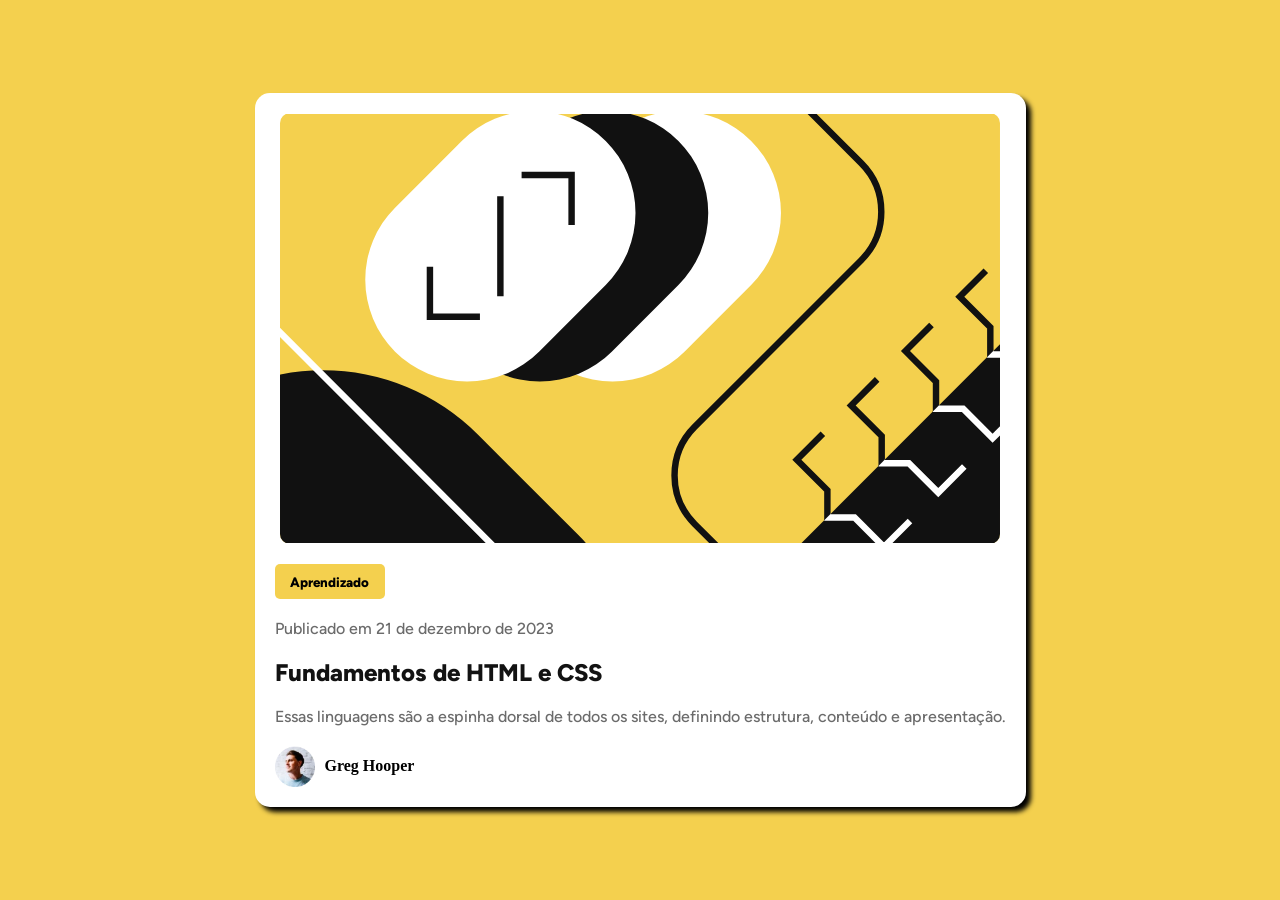
<file: blog-preview-card-main/index.html>
<!DOCTYPE html>
<html lang="pt-Ao">
<head>
  <meta charset="UTF-8">
  <meta name="viewport" content="width=device-width, initial-scale=1.0"> 
  <link rel="icon" type="image/png" sizes="32x32" href="./assets/images/favicon-32x32.png">
  <link rel="stylesheet" href="estilo.css">
  
  <title>Frontend Mentor | Blog preview card</title>

</head>
<body>

  <main>
    <article>
      
      <img id="svg" src="assets/images/illustration-article.svg" alt="">

      <button id="tag">Aprendizado</button>

      <p> Publicado em 21 de dezembro de 2023</p>

      <h1>Fundamentos de HTML e CSS</h1>

      <p>Essas linguagens são a espinha dorsal de todos os sites, definindo estrutura, conteúdo e apresentação.</p>

      <figure>
        <img src="assets/images/image-avatar.webp" alt="">
        <figcaption> Greg Hooper</figcaption>
      </figure>
    </article>
  </main>

</body>
</html>
</file>
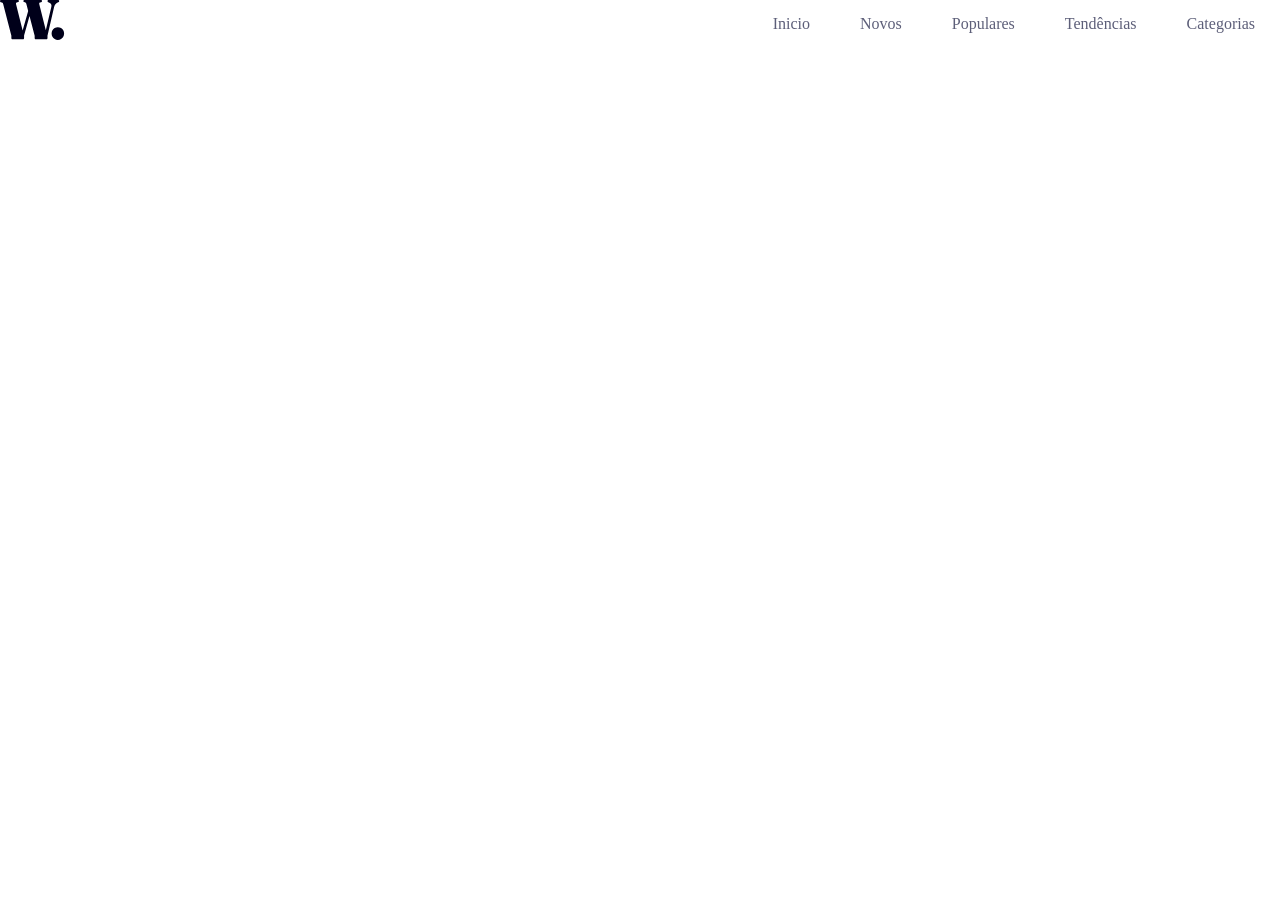
<file: news-homepage-main/index.html>
<!DOCTYPE html>
<html lang="pt">
<head>
  <meta charset="UTF-8">
  <meta name="viewport" content="width=device-width, initial-scale=1.0">
  <link rel="icon" type="image/png" sizes="32x32" href="./assets/images/favicon-32x32.png">
  <link rel="stylesheet" href="estilo.css">
  <title>Frontend Mentor | News homepage</title>
</head>
<body>
  <header>
    <h1><img src="assets/images/logo.svg" alt=""></h1>
    <button id="hambuguer"> <img src="assets/images/icon-menu.svg" alt=""></button>

    <nav id="menu">
      <ul>
        <li><a href="#">Inicio</a></li>
        <li><a href="#">Novos</a></li>
        <li><a href="#">Populares</a></li>
        <li><a href="#">Tendências</a></li>
        <li><a href="#">Categorias</a></li>
      </ul>
    </nav>
  </header>

  <main>
    <section>
      
    </section>
  </main>
</body>
<script src="script.js"></script>
</html>
</file>
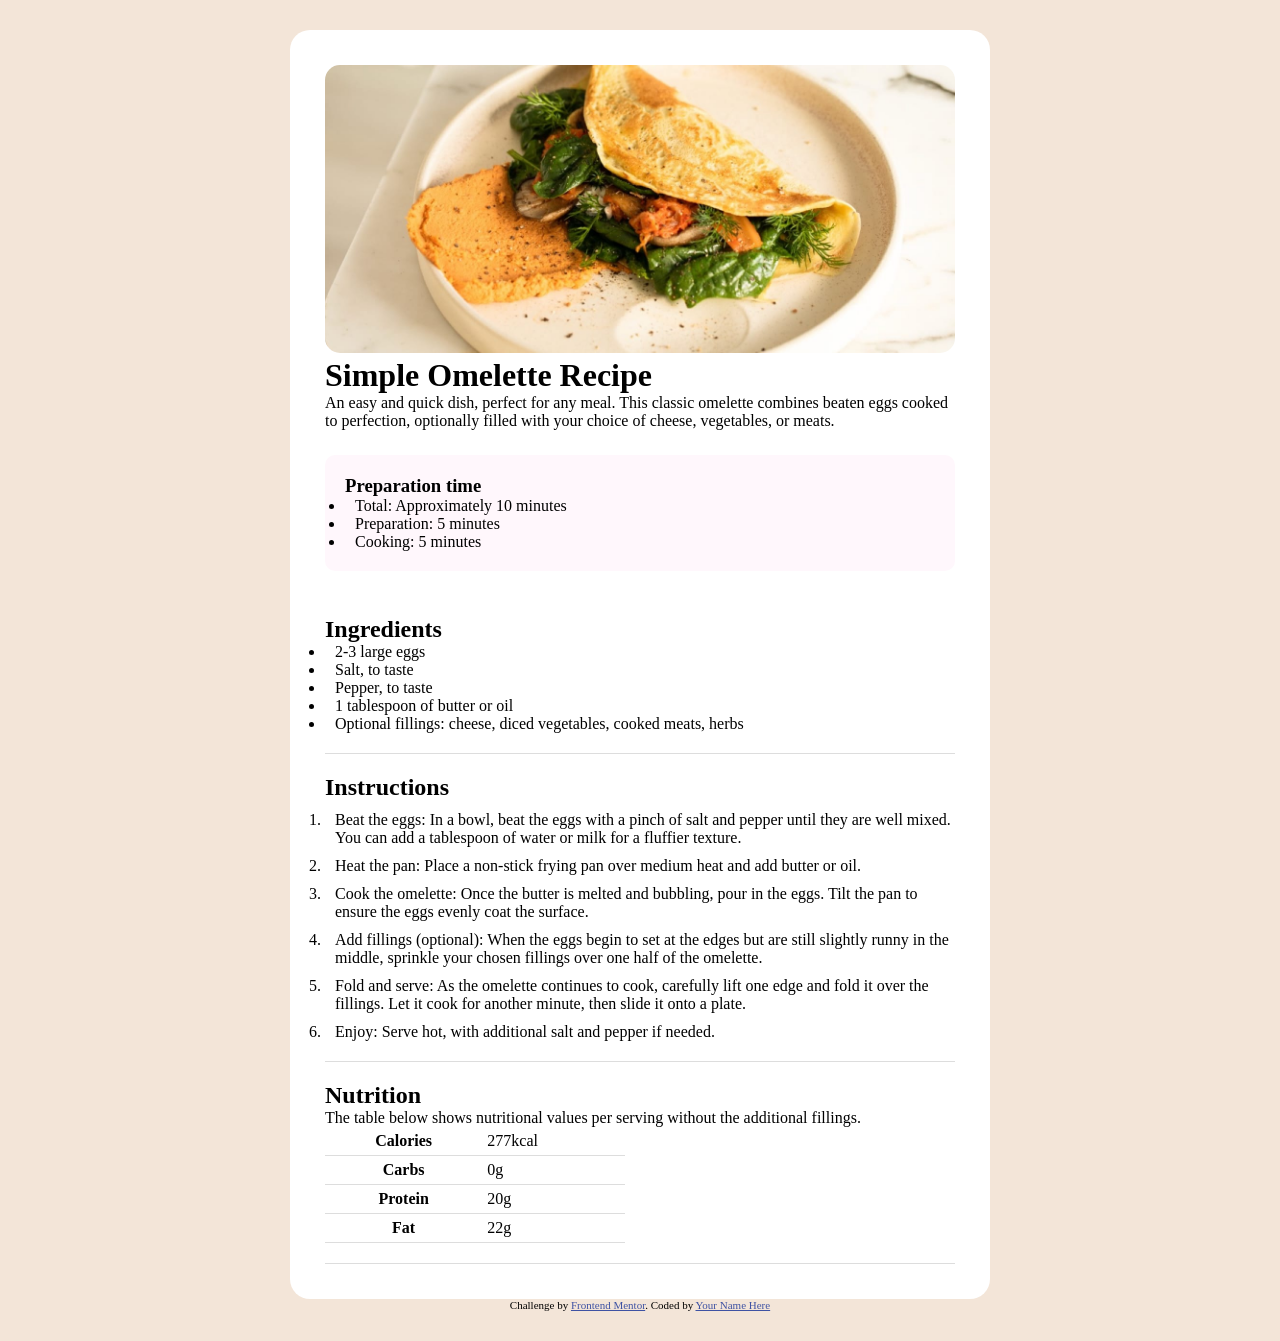
<file: recipe-page-main/index.html>
<!DOCTYPE html>
<html lang="pt-AO">
<head>
  <meta charset="UTF-8">
  <meta name="viewport" content="width=device-width, initial-scale=1.0"> <!-- displays site properly based on user's device -->
  <link rel="icon" type="image/png" sizes="32x32" href="./assets/images/favicon-32x32.png">
  <title>Frontend Mentor | Recipe page</title>
  <link rel="stylesheet" href="estilo.css">

</head>
<body>


  <main>

    <img src="assets/images/image-omelette.jpeg" alt="">

       
          <div class="simple">
            <h1> Simple Omelette Recipe</h1>
            <p>  An easy and quick dish, perfect for any meal. This classic omelette combines beaten eggs cooked
            to perfection, optionally filled with your choice of cheese, vegetables, or meats.</p>
          </div>
          <div class="time">
            <h3>Preparation time</h3>
            <ul>
                <li>Total: Approximately 10 minutes</li>
                <li>Preparation: 5 minutes</li>
                <li>Cooking: 5 minutes</li>
            </ul>
          </div>
          <section>
            <h2> Ingredients</h2>
            <ul>
                <li>2-3 large eggs</li>
                <li>Salt, to taste</li>
                <li>Pepper, to taste</li>
                <li>1 tablespoon of butter or oil</li>
               <li>Optional fillings: cheese, diced vegetables, cooked meats, herbs</li>
            </ul>
          </section>
          
                <section>
          <h2>Instructions</h2>
          <ol type="1">
            
            <li>  Beat the eggs: In a bowl, beat the eggs with a pinch of salt and pepper until they are well mixed.
            You can add a tablespoon of water or milk for a fluffier texture. </li>
         
          <li> Heat the pan: Place a non-stick frying pan over medium heat and add butter or oil.</li>
          
          
                <li>Cook the omelette: Once the butter is melted and bubbling, pour in the eggs. Tilt the pan to ensure
              the eggs evenly coat the surface.</li>
           
          
            
             <li> Add fillings (optional): When the eggs begin to set at the edges but are still slightly runny in the
              middle, sprinkle your chosen fillings over one half of the omelette.</li>
           
          
          
               <li>Fold and serve: As the omelette continues to cook, carefully lift one edge and fold it over the
              fillings. Let it cook for another minute, then slide it onto a plate.</li>
          
          
            <li>Enjoy: Serve hot, with additional salt and pepper if needed.</li>
          </ol>
                </section>
          
                <section>
                  <h2>Nutrition</h2>
                  <p> The table below shows nutritional values per serving without the additional fillings.</p>
                  <table>
                    <tr>
                      <th>Calories</th>
                      <td>277kcal</td>
                    </tr>

                    <tr>
                        <th>Carbs</th>
                        <td>0g</td>
                    </tr>

                    <tr>
                        <th>Protein</th>
                        <td>20g</td>
                    </tr>

                    <tr>
                      <th>Fat</th>
                      <td>22g</td>
                    </tr>
                </table>
                </section>
        </section>

  </main>


 
  <footer class="attribution">
    Challenge by <a href="https://www.frontendmentor.io?ref=challenge">Frontend Mentor</a>. 
    Coded by <a href="#">Your Name Here</a>
  </footer>
</body>
</html>
</file>
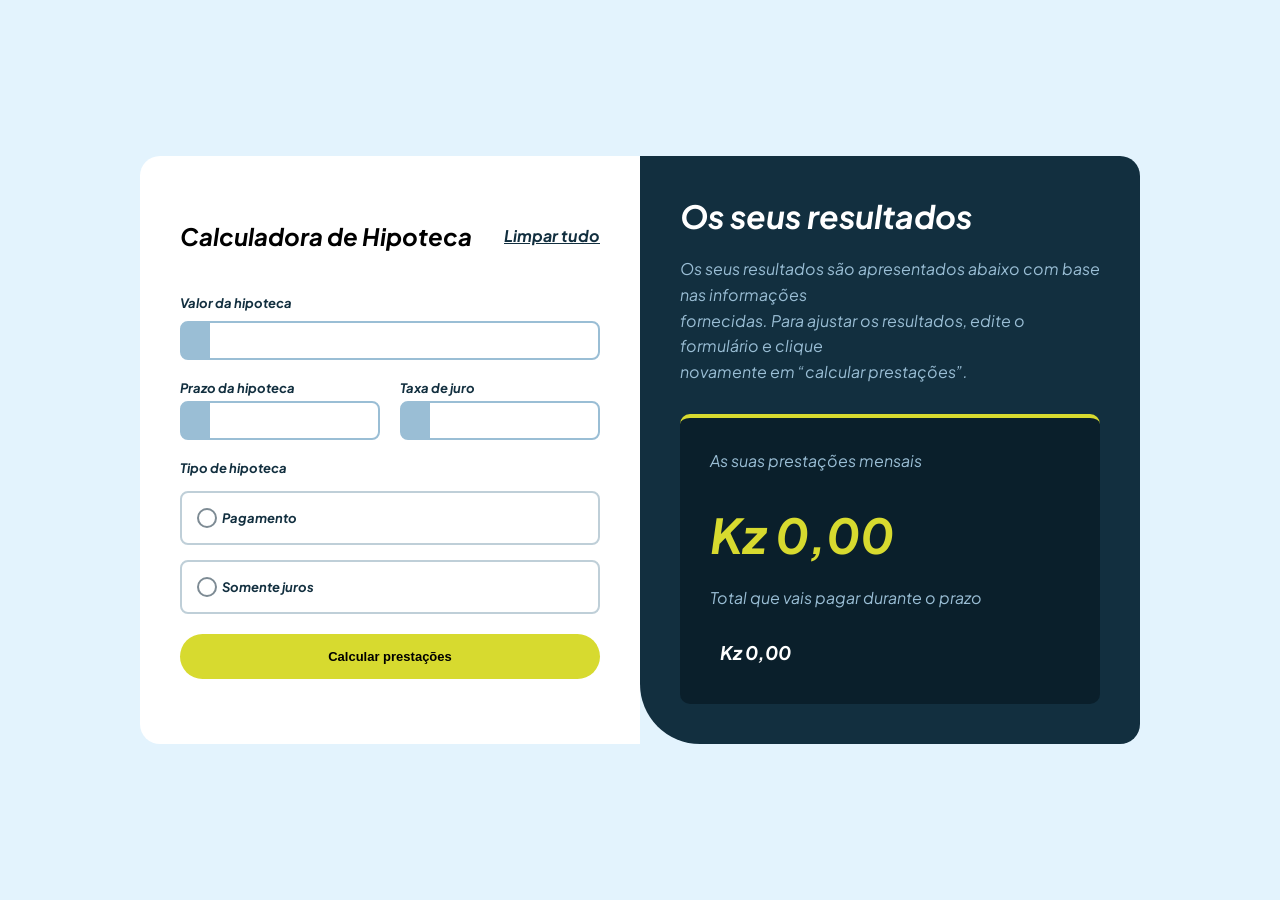
<file: mortgage-repayment-calculator-main/mortgage-repayment-calculator-main/index.html>
<!DOCTYPE html>
<html lang="en">
<head>
  <meta charset="UTF-8">
  <meta name="viewport" content="width=device-width, initial-scale=1.0"> <!-- displays site properly based on user's device -->
  <link rel="icon" type="image/png" sizes="32x32" href="./assets/images/favicon-32x32.png">
  <title>Calculadora de pagamento de hipoteca</title>
  <link rel="stylesheet" href="estilo.css">
</head>
<body>

  <main class="">

      <section class="formulario">

        <div class="titulo">

          <h2>Calculadora de Hipoteca</h2>
          <p>Limpar tudo</p>

        </div>

        <form>

          <div class="valor">

            <label for="ivalor" >
            <input type="number" name="valor" id="ivalor" required>

            <span></span>
          Valor da hipoteca
            </label>
          </div>

          <div class="div">

            <div>
              <label for="iprazo">
              <input type="number" name="prazo" id="iprazo" required>
              Prazo da hipoteca
              </label>

               <span></span>

            </div>

            <div>
              <label for="itaxa">
              <input type="number"  name="taxa" id="itaxa" required>
              Taxa de juro
              </label>

               <span></span>

            </div>
            
          </div>

          <div class="tipo">

            <p>Tipo de hipoteca</p>

               <label class="click" for="iPagamento" >
               <input type="radio" name="tipo" id="iPagamento" required>
               <span></span>
               Pagamento
               </label>
            
               <label class="click" for="ijuro">
               <input type="radio" name="tipo" id="ijuro" required>
               <span></span>
                Somente juros
               </label>
        
          </div>

          <button type="submit">Calcular prestações</button>
        </form>

      </section>

      <section class="resultado">

        <h2>Os seus resultados</h2>

        <p>Os seus resultados são apresentados abaixo com base nas informações <br> fornecidas.
        Para ajustar os resultados, edite o formulário e clique <br> novamente em “calcular prestações”.</p>

        <div class="res">

          <p>As suas prestações mensais</p>

          <h1 id="mensal">
             Kz 0,00
          </h1>
          

           <p>Total que vais pagar durante o prazo</p>

          <h3 id="total">
              Kz 0,00
          </h3>

        </div>
      </section>

  </main>

</body>
</html>
</file>
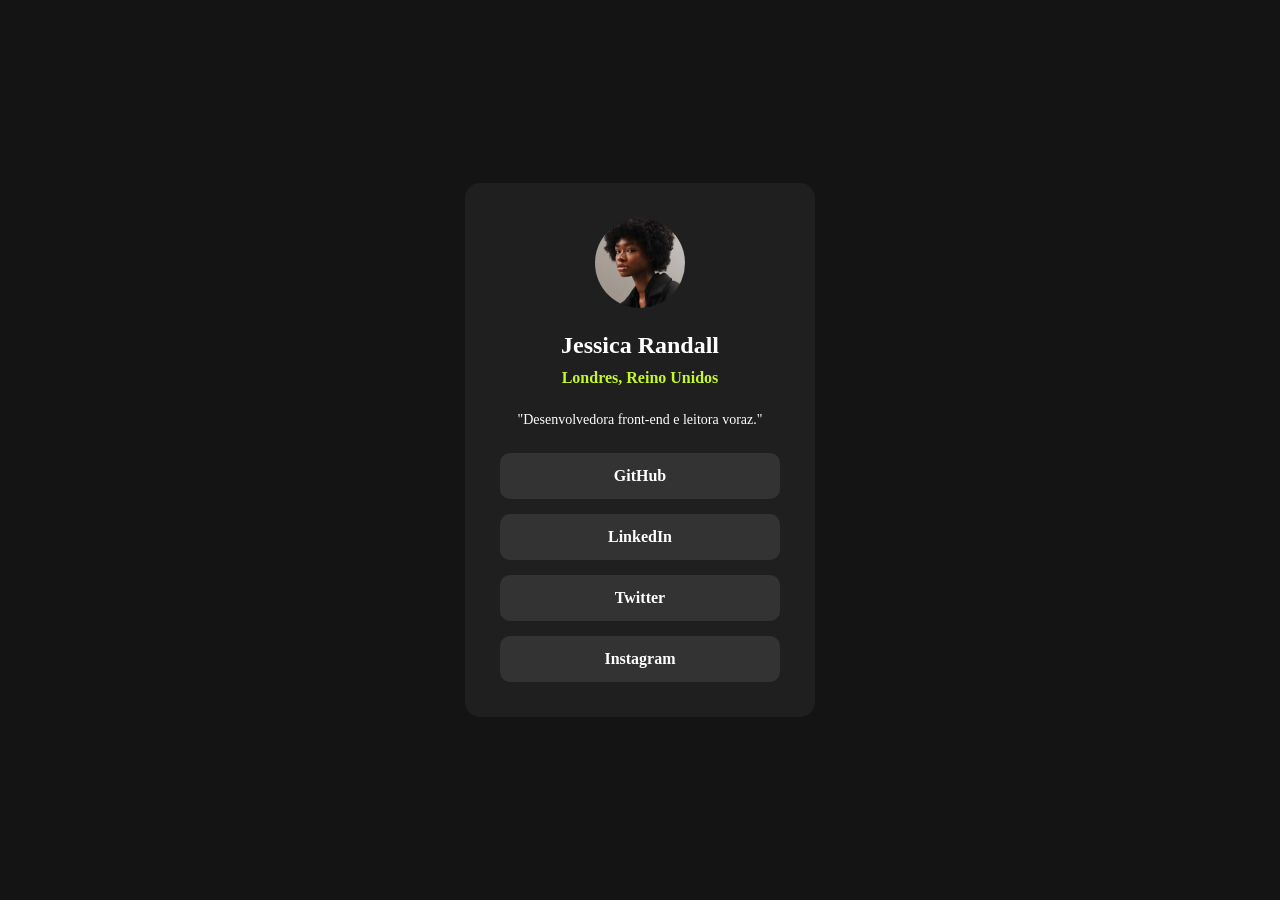
<file: social-links-profile-main/social-links-profile-main/index.html>
<!DOCTYPE html>
<html lang="pt-AO">
<head>
  <meta charset="UTF-8">
  <meta name="viewport" content="width=device-width, initial-scale=1.0"> <!-- displays site properly based on user's device -->
  <link rel="icon" type="image/png" sizes="32x32" href="./assets/images/favicon-32x32.png">
  <title>Frontend Mentor | Social links profile</title>
  <link rel="stylesheet" href="estilo.css">
</head>
<body>

<main class="caixa">


    <img src="assets/images/avatar-jessica.jpeg" alt="imagem a Jessica">

    <h1>Jessica Randall</h1>
    
    <p class="cidade">Londres, Reino Unidos</p>
    
    <p class="descricao">"Desenvolvedora front-end e leitora voraz."</p>

  
  <div class="links">

    <a href="#">GitHub</a>

    <a href="#">LinkedIn</a>

    <a href="#">Twitter</a>

    <a href="#">Instagram</a>
  </div>
</main>
</body>
</html>
</file>
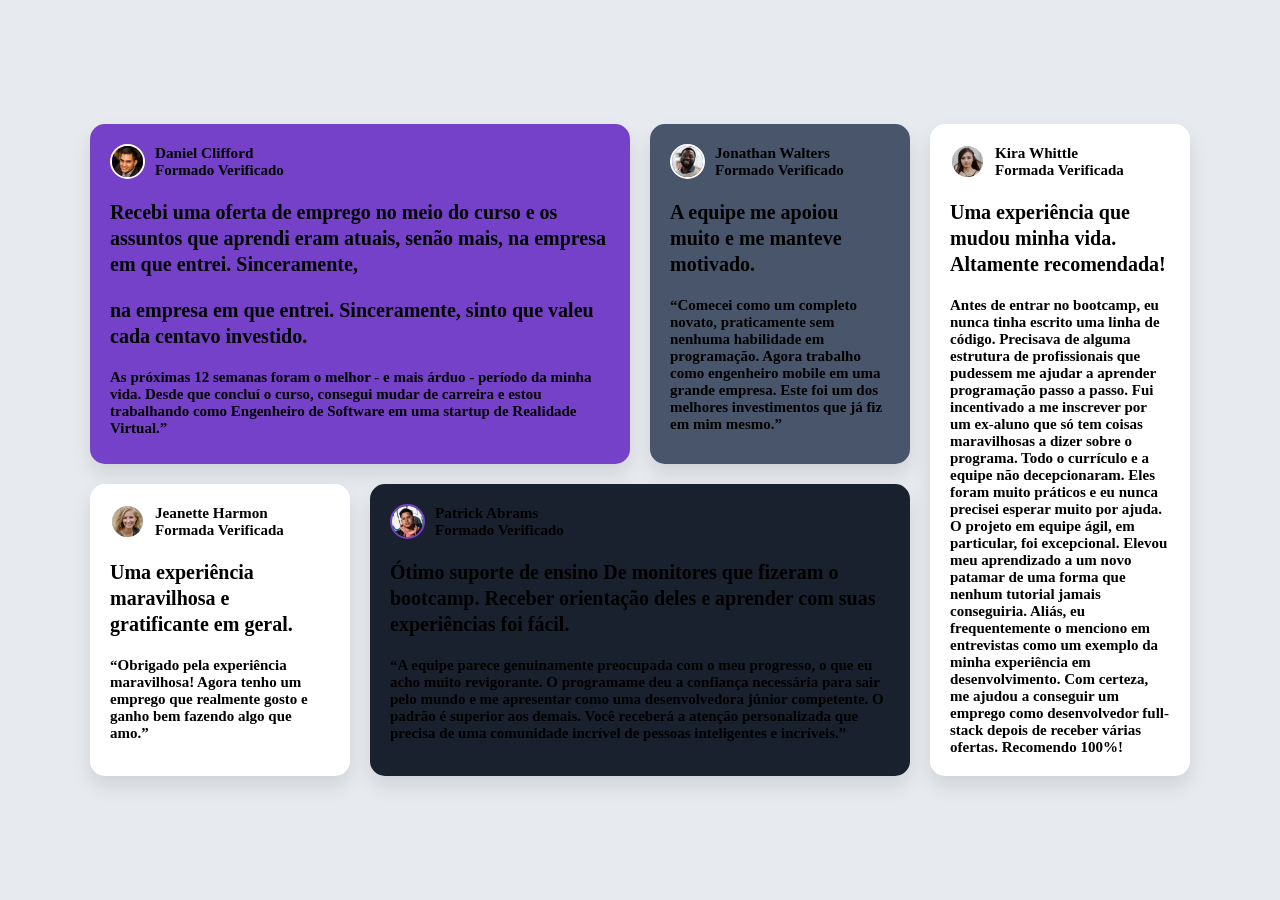
<file: testimonials-grid-section-main(1)/Layout de depoimentos em grade/index.html>
<!DOCTYPE html>
<html lang="pt-AO">
<head>
  <meta charset="UTF-8">
  <meta name="viewport" content="width=device-width, initial-scale=1.0">
  <link rel="stylesheet" href="estilo.css">
  <link rel="icon" type="image/png" sizes="32x32" href="./images/favicon-32x32.png">
  <title>Frontend Mentor | [Challenge Name Here]</title>
  <link rel="preconnect" href="https://fonts.googleapis.com">
<link rel="preconnect" href="https://fonts.gstatic.com" crossorigin>
<link href="https://fonts.googleapis.com/css2?family=Aladin&family=Barlow+Semi+Condensed:ital,wght@0,100;0,200;0,300;0,400;0,500;0,600;0,700;0,800;0,900;1,100;1,200;1,300;1,400;1,500;1,600;1,700;1,800;1,900&display=swap" rel="stylesheet">
</head>
<body>
  <main class="conteiner">
     <section class="card card1">

      <div class="profile">
              
      <img src="images/image-daniel.jpg" alt="">

      <div>
          <h3>Daniel Clifford</h3>
          <p>Formado Verificado</p>
      </div>
      </div>

      <h2>Recebi uma oferta de emprego no meio do curso e os assuntos que aprendi eram atuais, senão mais,
      na empresa em que entrei. Sinceramente,</h2>

      <h2>na empresa em que entrei. Sinceramente, sinto que valeu cada centavo investido.</h2>

      <p>As próximas 12 semanas foram o melhor - e mais árduo - período da minha vida. Desde que concluí o curso, consegui mudar de carreira e estou trabalhando como Engenheiro de Software em uma startup de Realidade Virtual.”</p>

    </section>

    <section class="card card2">

      <div class="profile">

        <img src="images/image-jonathan.jpg" alt="">

        <div>

          <h3>Jonathan Walters</h3>
          <p>Formado Verificado</p>
        </div>

      </div>

      <h2>A equipe me apoiou muito e me manteve motivado.</h2>

      <p>“Comecei como um completo novato, praticamente sem nenhuma habilidade em programação. Agora trabalho como engenheiro mobile em uma grande empresa. Este foi um dos melhores investimentos que já fiz em mim mesmo.”</p>
    </section>

    <section class="card card3">
      <div class="profile">
        <img src="images/image-jeanette.jpg" alt="">

        <div>
          <h3>Jeanette Harmon</h3>
          <p>Formada Verificada</p>
        </div>
      </div>

      <h2>Uma experiência maravilhosa e gratificante em geral.</h2>

      <p>“Obrigado pela experiência maravilhosa! Agora tenho um emprego que realmente gosto e ganho bem fazendo algo que amo.”</p>
    </section>

    <section class="card card4">

      <div class="profile">
        <img src="images/image-patrick.jpg" alt="">

        <div>
          <h3>Patrick Abrams</h3>
          <p>Formado Verificado</p>
        </div>
      </div>

      <h2>Ótimo suporte de ensino De monitores que fizeram o bootcamp. Receber orientação deles e

      aprender com suas experiências foi fácil.</h2>

      <p>“A equipe parece genuinamente preocupada com o meu progresso, o que eu acho muito revigorante. O programame deu a confiança necessária para sair pelo mundo e me apresentar como uma desenvolvedora júnior competente.
      O padrão é superior aos demais. Você receberá a atenção personalizada que precisa de
      uma comunidade incrível de pessoas inteligentes e incríveis.”</p>
    </section>

     <section class="card card5">

        <div class="profile">
          <img src="images/image-kira.jpg" alt="">

          <div>
            <h3>Kira Whittle</h3>
            <p>Formada Verificada</p>
          </div>
        </div>

        <h2>Uma experiência que mudou minha vida. Altamente recomendada!</h2>

        <p>Antes de entrar no bootcamp, eu nunca tinha escrito uma linha de código. Precisava de alguma estrutura de profissionais que pudessem me ajudar a aprender programação passo a passo. Fui incentivado a me inscrever por um ex-aluno que só tem coisas maravilhosas a dizer sobre o programa. Todo o currículo e a equipe não decepcionaram. Eles foram muito práticos e eu nunca precisei esperar muito por ajuda. O projeto em equipe ágil, em particular, foi excepcional. Elevou meu aprendizado a um novo patamar de uma forma que nenhum tutorial jamais conseguiria. Aliás, eu frequentemente o menciono em entrevistas como um exemplo da minha experiência em desenvolvimento. Com certeza, me ajudou a conseguir um emprego como desenvolvedor full-stack depois de receber várias ofertas.

        Recomendo 100%!</p>
    </section>
  </main>
</body>
</html>
</file>
<file: blog-preview-card-main/estilo.css>
@charset "UTF-8";

*{
    padding: 0px;
    margin: 0px;
    box-sizing: border-box;
}

@font-face {
    font-family: 'Figtree';
    src: url('assets/fonts/Figtree-VariableFont_wght.ttf') format('truetype');
    
}

body{
    background: rgb(244, 208, 78);
    width: 100%;
    height: 100vh;
   display: flex;
   flex-direction: column;
   justify-content: center;
   align-items: center;
}


main{
    max-width: 1440px;
    width: 90%;
    height: fit-content;
    display: flex;
    flex-direction: column;
    justify-content: center;
    align-items: center;  
}

article{
    background: #ffffff;
    padding: 20px 20px;
    border-radius: 15px;
    box-shadow: 5px 5px 5px black;
    display: flex;
    flex-direction: column;
    justify-content: center;
    gap: 20px;
}

img#svg{
    max-width: 720px;
    width: 100%;
    border-radius: 10px;
    display: block;
    margin: auto;
}

button{
    background-color: #f4d04e;
    border: none;
    cursor: pointer;
    width: 110px;
    height: 35px;
    border-radius: 5px;
    font-family:  'Figtree';
    font-weight: 800;
}

p{
    font-size: 16px;
    color: hsl(0, 0%, 42%);
    font-family:  'Figtree';
    font-weight: 500;
}

h1{
    color: hsl(0, 0%, 7%);
    font-family:  'Figtree';
    font-weight: 800;
}

figure{
    display: flex;
    align-items: center;
    justify-content: flex-start;
    gap: 10px;
}

figure img{
    width:40px;
    
}

figcaption{
    font-weight: bold;
    font-size: 16px;
}

@media(max-width: 768px){
    main{
        width: 375px;
    }
}
</file>
<file: news-homepage-main/estilo.css>
@charset "UTF-8";

*{
    padding: 0px;
    margin: 0px;
    box-sizing: border-box;
}

:root{
    --cor0: rgb(255, 253, 250);
    --cor1: rgb(197, 198, 206);
    --cor2: rgb(93, 95, 121);
    --cor3: rgb(0, 0, 26);

}

@font-face {
    font-family: 'Inter';
    src: url('assets/fonts/Inter-VariableFont_slnt\,wght.ttf') format ('truetype');
    font-weight: 400, 700, 800;
}



body{
    width: 100vw;
    height: 100vh;
    
}

#hambuguer{
    display: none;
    border: none;
    background: transparent;
    padding: 20px;
}

header{
    width: 100vw;
    height: fit-content;
    display: flex;
    justify-content: space-between;
    align-items: center;
}

header nav ul{
    display: flex;
    list-style-type: none;
}


header nav ul li a{
    text-decoration: none;
    font-family: 'Inter';
    color: var(--cor2);
    font-size: 16px;
    font-weight: 400;
    padding: 25px;
}

@media (max-width:768px){

   #menu{
      display: block;
   }

   #menu{
      display: none;
      position: absolute;
      width: 200px;
      height: 100vh;
      top: 45px;
      right: 0;
      background: white;
      box-shadow: 0 5px 10px rgba(0,0,0,0.2);
      border-radius: 3px;
   }

   header nav ul {
    position: relative;
    flex-direction: column;
    justify-content: space-evenly;
    
   }

   #hambuguer{
    display: block;
    
   }

   #menu.active{
      display: flex;
   }
}
</file>
<file: recipe-page-main/estilo.css>
*{
    padding: 0px;
    margin: 0px;
    box-sizing: border-box;
}

body{
    background-color: #f3e5d8;
    display: flex;
    flex-flow: column wrap;
    justify-content: center;
    align-items: center;
    padding: 30px;
    min-height: 100vh;
}


main{
    background: white;
    max-width: 700px;
    padding: 35px;
    border-radius: 20px;
}

main img{
   width: 100%;
   border-radius: 15px;
}



.time{
    background-color: #fff7fc;
    padding: 20px;
    border-radius: 10px;
    margin: 25px 0;
}

section{
    border-bottom: 1px solid #ddd;
    padding: 20px 0;
}

li{
    padding-left: 10px;
}

ol li{
    padding-top: 10px;
}

table{
    width: 300px;
    border-collapse: collapse;
}

td, th{
    padding: 5px;
    border-bottom: 1px solid #ddd;
}

.attribution { font-size: 0.6875rem; text-align: center; }
.attribution a { color: hsl(228, 45%, 44%); }


@media (max-width: 768px){
    body{
         padding: 0;
    }

    main{
        border-radius: 0;
        padding: 20px;
    }
}
</file>
<file: mortgage-repayment-calculator-main/mortgage-repayment-calculator-main/estilo.css>
@charset "UTF-8";

*{
    padding: 0px;
    margin: 0px;
    box-sizing: border-box;
}

:root{
    
--cor0: rgb(215, 218, 47);
--cor1: rgb(215, 51, 40);



--cor2: rgb(255, 255, 255);
--cor3: rgb(227, 243, 253);
--cor4: rgb(154, 190, 213);
--cor5: rgb(107, 148, 168);
--cor6: rgb(78, 110, 126);
--cor7: rgb(18, 47, 63);
}

@font-face {
    font-family: 'Plus';
    src: url('./assets/fonts/PlusJakartaSans-Italic-VariableFont_wght.ttf') format('truetype'), url(./assets/fonts/PlusJakartaSans-VariableFont_wght.ttf) format('truetype');
}

body{
    display: flex;
    justify-content: center;
    align-items: center;

    min-height: 100vh;
    padding: 20px;
    font-family: 'Plus';
    background-color: var(--cor3);
}

main{
    display: flex;
    align-items: stretch;

    width: 100%;
    max-width: 1000px; 
   
}

.formulario{
    background: var(--cor2);
    display: flex;
    flex-direction: column;
    justify-content: space-evenly;
    gap: 20px;
    flex: 1;

    
    padding: 40px;
    border-radius: 20px 0px 0px 20px;
    
}

.titulo{
    display: flex;
    justify-content: space-between;
    align-items: center;
}

.titulo p{
    text-decoration: underline;
    cursor: pointer;
     font-size: 16px;
    color: var(--cor7);
    font-weight: bold;
}

input{
    width: 100%;
    padding: 15px;
    border-radius: 8px;
   
    border: 2px solid var(--cor4);
    font-size: 1em;
}

input[type="number"]{
     border-left: 30px solid var(--cor4);
     margin-bottom: 20px;
     padding: 10px 15px;
}

input:hover{
    border: 1px solid var(--cor0);
}

input:focus{
    outline: none;
    border-color: var(--cor0);
}

.formulario > form label{
    gap: 5px;
    font-size: 13px;
    color: var(--cor7);
    font-weight: bold;
}

.valor label{
    display: flex;
    flex-direction: column-reverse;
}

.div{
    display: flex;
    justify-content: space-between;
    gap: 20px;
}

.div input{
    width: 100%;
    padding: 10px;
}
.div label{
    display: flex;
    flex-direction: column-reverse;
    
}

button[type="submit"]{
    background: var(--cor0);
    width: 100%;
    padding: 15px;
    margin-top: 20px;
    border: none;
    border-radius: 30px;
    font-size: 13px;
    font-weight: bolder;
    cursor: pointer;
    transition: 0.3s;
    
}

button[type="submit"]:hover{
    background-color: rgb(190, 193, 35);
    transform: translateY(-5px);
    box-shadow: 0px 4px 10px rgba(0,0,0,0.1);
}

.tipo{
    display: flex;
    flex-direction: column;
    gap: 15px;
}

.tipo p{
     font-size: 13px;
    color: var(--cor7);
    font-weight: bold;
}

.click{
    display: flex;
    align-items: center;
    gap: 10px;

    border: 2px solid #bfcfd8;
    border-radius: 8px;
    padding: 15px;

    font-size: 1.1em;
    font-weight: 600;

    cursor: pointer;
    transition: 0.3s;
}

.click:hover{
    border-color: var(--cor0);
}

.click input{
    display: none;
}

.click span{
    width: 20px;
    height: 20px;

    border: 2px solid #7d8b94;
    
    border-radius: 50%;

    position: relative;
}

.click span::after{
    content: "";

    width: 10px;
    height: 10px;

    background-color: #d8e62e;
    
    border-radius: 50%;

    position: absolute;
    top: 50%;
    left: 50%;

    transform: translate(-50%, -50%) scale(0);

    transition: 0.3s;
}

.click input:checked + span::after{
    transform: translate(-50%, -50%) scale(1);
    
}

.click:has(input:checked){
    border-color: #d8e62e;
}

.resultado{
    flex: 1;
    background: var(--cor7);
    color: var(--cor2);

    padding: 40px;
    border-radius: 0px 20px 20px 60px;
}

.resultado h2{
    color: white;
    margin-bottom: 20px;
    font-size: 2em;
}

.resultado p{
    color: var(--cor4);
    line-height: 1.6;
    margin-bottom: 30px;
}
.res{
    background-color: rgb(10, 31, 43);
    padding: 30px;
    border-radius: 10px;
    margin-top: 30px;

    border-top: 4px solid var(--cor0);
}

#mensal{
    color: var(--cor0);
    font-size: 3em;
    margin: 20px 0px;
}

#total{
    color: white;
    margin: 10px;
}
</file>
<file: social-links-profile-main/social-links-profile-main/estilo.css>
@charset "UTF-8";

*{
    padding: 0px;
    margin: 0px;
    box-sizing: border-box;
}

:root{
    --principal: rgb(20, 20, 20);
    --destaque:  rgb(31, 31, 31);
    --redes-sociais: rgb(51, 51, 51);
    --paragrafos: rgb(255, 255, 255);
    --cidede: rgb(197, 248, 42);
}


body{
    min-height: 100vh;
    display: flex;
    flex-direction: column;
    justify-content: center;
    align-items: center;

    background: var(--principal);

}

.caixa{
    width: 100%;
    max-width: 350px;
    padding: 35px;
    border-radius: 15px;
    text-align: center;
    background: var(--destaque);
}

img{
    width: 90px;
    border-radius: 50%;
    margin-bottom: 20px;
}

h1{
    color: var(--paragrafos);
    font-size: 1.5em;
    margin-bottom: 10px;
}

.cidade{
    color: var(--cidede);
    font-weight: bold;
    margin-bottom: 25px;
}

.descricao{
    color: var(--paragrafos);
    margin-bottom: 25px;
    font-size: 14px;
}

.links{
    display: flex;
    flex-direction: column;
    gap: 15px;
}

.links a{
    background: var(--redes-sociais);
    color: var(--paragrafos);
    text-decoration: none;
    padding: 14px;
    border-radius: 10px;
    font-weight: bold;
    transition: 0.3s;
}

.links a:hover{
    background: var(--cidede);
    color: var(--principal);
}
</file>
<file: testimonials-grid-section-main(1)/Layout de depoimentos em grade/estilo.css>
@charset "UTF-8";
*{
    padding: 0px;
    margin: 0px;
    box-sizing: border-box;
}

:root{
    --cor1: rgb(238, 229, 255);
    --cor2: rgb(196, 162, 246);
    --cor3: rgb(117, 65, 200);

    --cor4: rgb(255, 255, 255);
    --cor5: rgb(231, 234, 238);
    --cor6: rgb(207, 207, 207);
    --cor7: rgb(103, 109, 126);
    --cor8: rgb(72, 85, 106);
    --cor9: rgb(25, 33, 46);
    --cor10: rgb(18, 18, 18) ;
}

body{
    display: flex;
    align-items: center;
    justify-content: center;

    min-height: 100vh;
    background: var(--cor5);
    padding: 30px;
    font-size: 13px;
    font-weight: 500;
    
}

main{
    width: 100%;
    max-width: 1100px;

    display: grid;
    grid-template-columns: repeat(4, 1fr);
    gap: 20px;
    align-items: stretch;
}

.card{
    padding: 20px;
    border-radius: 15px;
    box-shadow: 0 10px 20px rgba(0,0,0,0.1);
}

.card h2{
    font-size: 20px;
    font-weight: 600;
    margin-bottom: 20px;
    margin-top: 20px;
    line-height: 1.3;
}

.card p{
     font-size: 15px;
     font-weight: 600;
}

.profile{
    display: flex;
    align-items: center;
    gap: 10px;
    margin-bottom: 20px;
}

.profile img{
    border-radius: 50%;
    width: 35px;
}


.card1{
    background: var(--cor3);
    grid-row-start: 1;
    grid-row-end: 2;
    grid-column-start: 1;
    grid-column-end: 3;
}

.card1 img{
    border: 2px solid var(--cor4);
}

.card2{
    background: var(--cor8);
    grid-row-start: 1;
    grid-row-end: 2;
    grid-column-start: 3;
    grid-column-end: 4;
}

.card2 img{
    border: 2px solid var(--cor4);
}

.card3{
    background: var(--cor4);
    grid-row-start: 2;
    grid-row-end: 4;
    grid-column-start: 1;
    grid-column-end: 2;
}

.card3 img{
    border: 2px solid var(--cor4);
}

.card4{
    background: var(--cor9);
    grid-row-start: 2;
    grid-row-end: 4;
    grid-column-start: 2;
    grid-column-end: 4;
}

.card4 img{
     border: 2px solid var(--cor3);
}

.card5{
    background: var(--cor4);
    grid-row-start: 4;
    grid-row-end: -1;
    grid-column-start: 4;
    grid-column-end: 5;
}

.card5 img{
   border: 2px solid var(--cor4);
}

@media (max-width: 768px){

    
    main{
        grid-template-columns: 1fr
    }

    .card1,
    .card4,
    .card5{
        grid-column: ;
        grid-row: ;
    }
}
</file>
